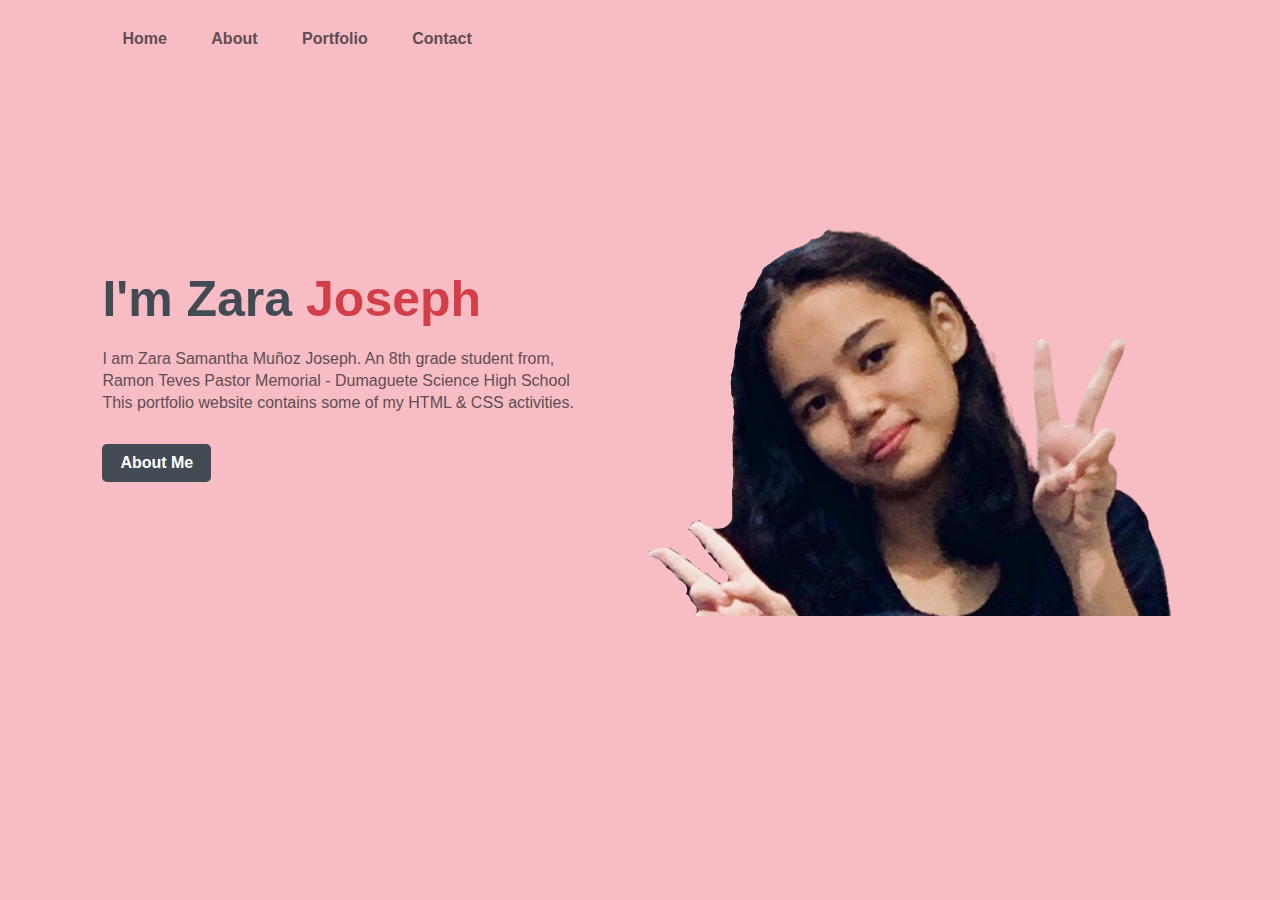
<file: index.html>
<!DOCTYPE html>
<html lang="en">
<head>
    <meta charset="UTF-8">
    <meta http-equiv="X-UA-Compatible" content="IE=edge">
    <meta name="viewport" content="width=device-width, initial-scale=1.0">
	<link rel="stylesheet" href="css/style.css" type="text/css"> 
	<title> Portfolio Website</title>
</head>
<body>

<!-- header section starts  -->

	<div class="hero">
		<nav>
			<ul>
				<li><a href="index.html">Home</a></li>
				<li><a href="about.html">About</a></li>
				<li><a href="portfolio.html">Portfolio</a></li>
				<li><a href="contact.html">Contact</a></li>
			</ul>
		</nav>

<!-- header section ends -->

<!-- home section starts  -->

		<div class="detel">
			<h1>I'm Zara <span>Joseph</span></h1>
			<p>I am Zara Samantha Muñoz Joseph. An 8th grade student from, 
				<br> Ramon Teves Pastor Memorial - Dumaguete Science High School
				<br> This portfolio website contains some of my HTML & CSS activities.
			</p>
			<a href="about.html" class="btn">About Me</a>
		</div>
		<div class="images">
			<img src="images/home-img.png" class="home">
		</div>
	</div>

<!-- home section ends -->

</body>
</html>
</file>
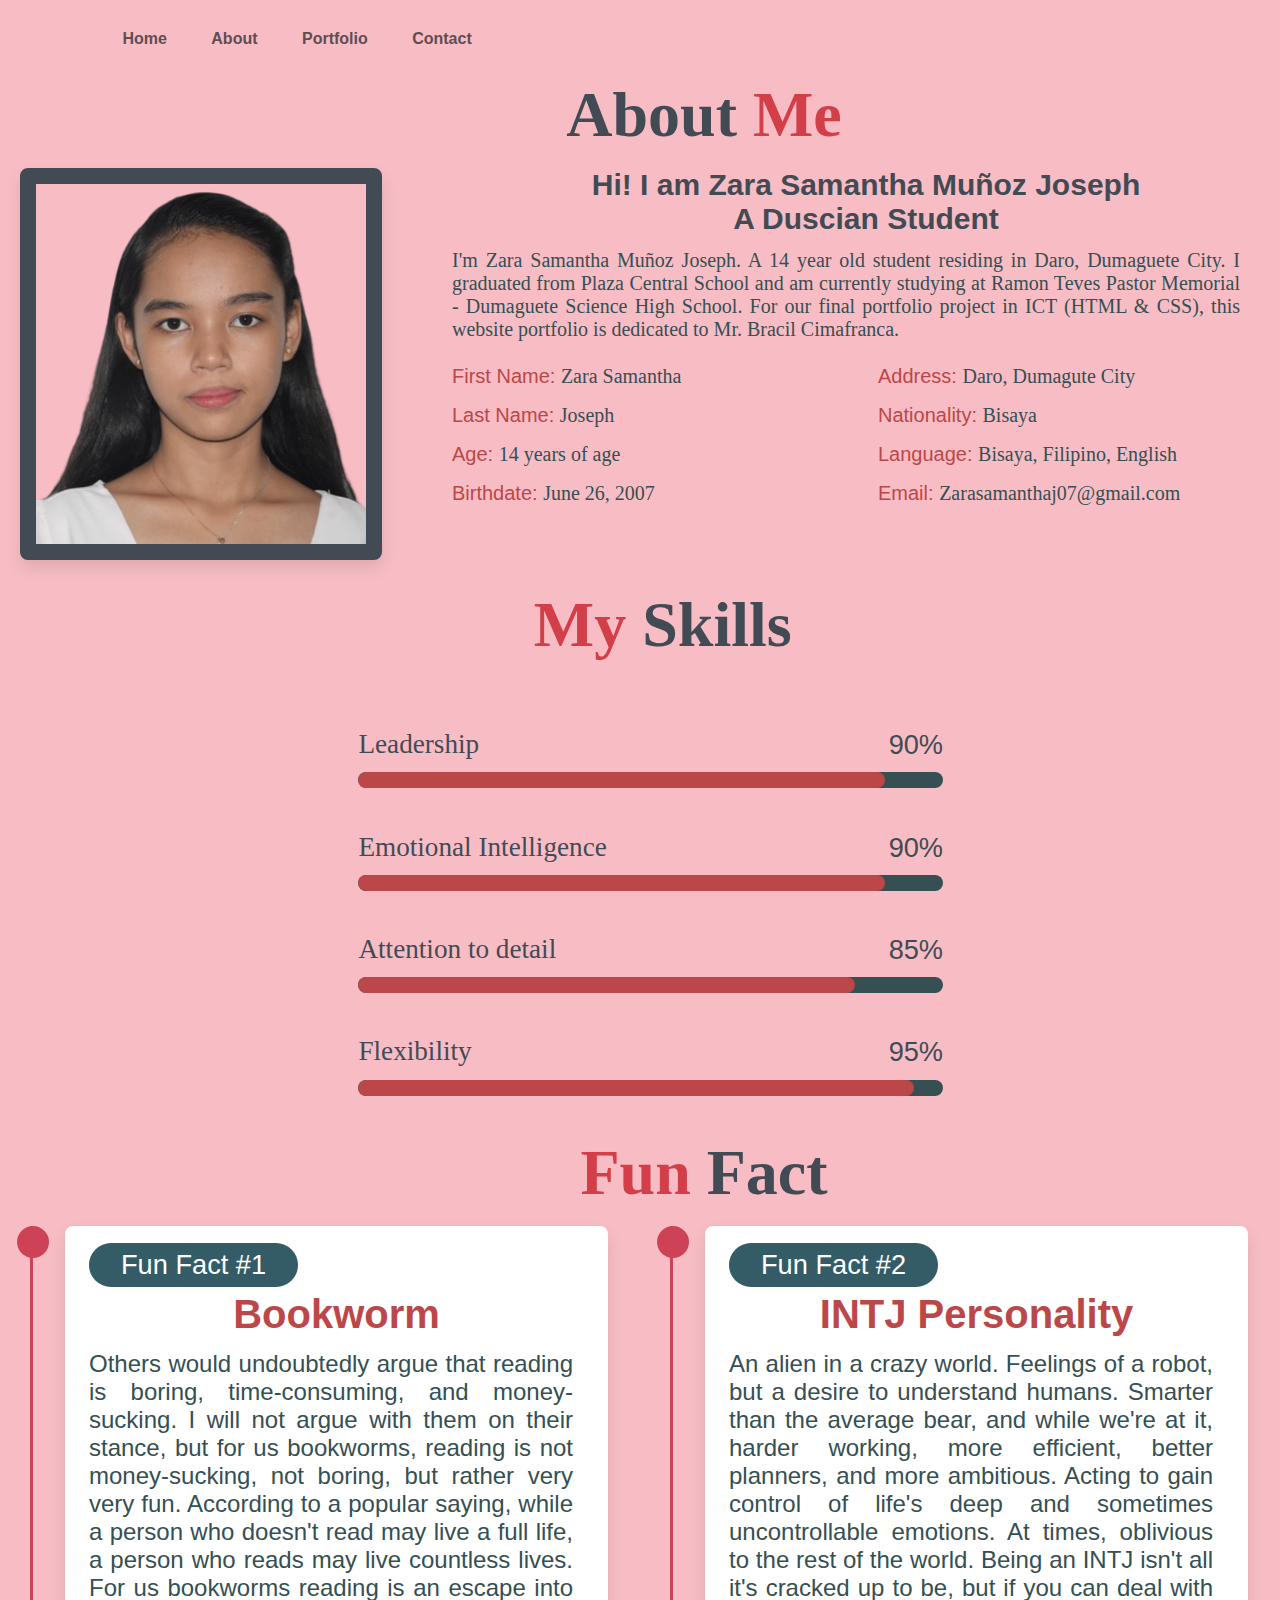
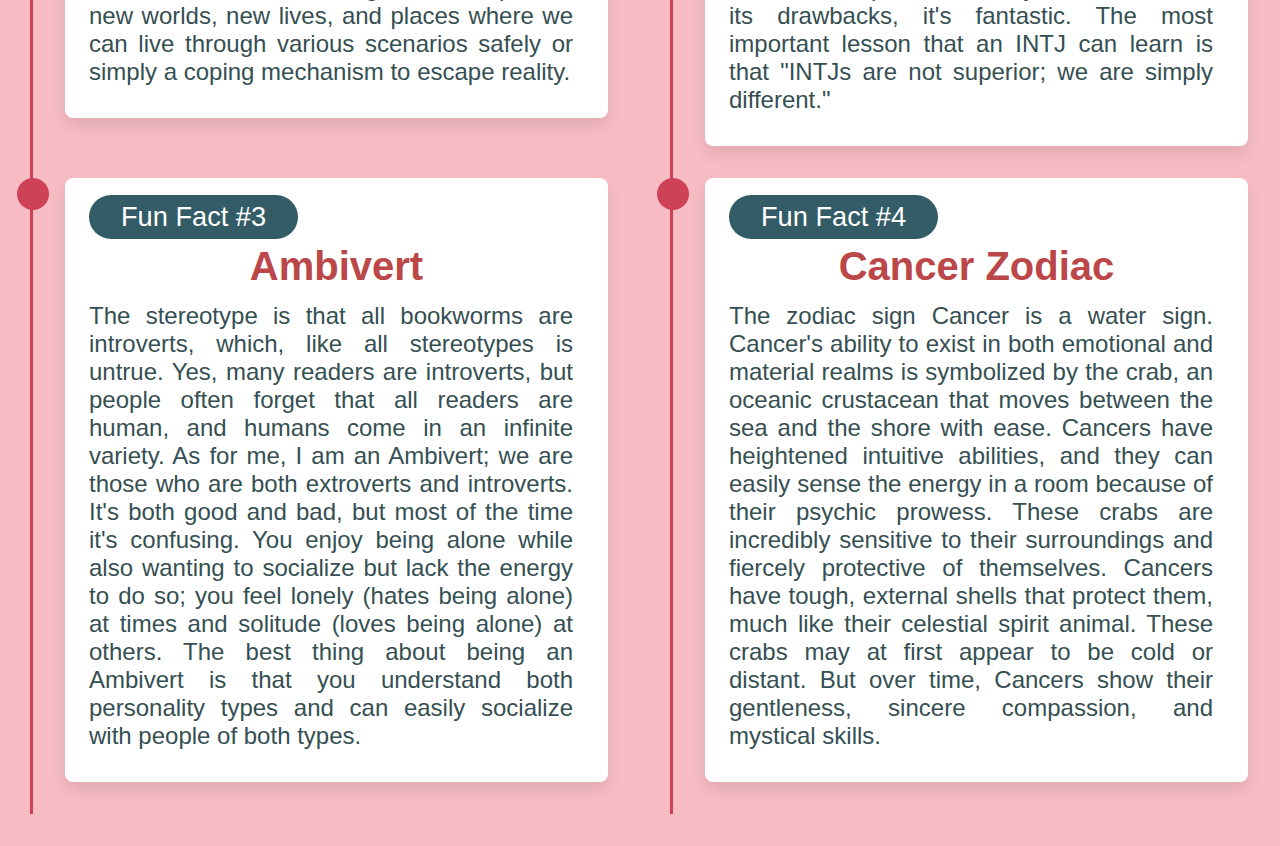
<file: about.html>
<!DOCTYPE html>
<html lang="en">
<head>
    <meta charset="UTF-8">
    <meta http-equiv="X-UA-Compatible" content="IE=edge">
    <meta name="viewport" content="width=device-width, initial-scale=1.0">
	<link rel="stylesheet" href="css/style1.css" type="text/css"> 
	<title> About </title>
</head>

<body>

<!-- header section starts  -->

	<div class="hero">
		<nav>
			<ul>
				<li><a href="index.html">Home</a></li>
				<li><a href="about.html">About</a></li>
				<li><a href="portfolio.html">Portfolio</a></li>
				<li><a href="contact.html">Contact</a></li>
			</ul>
		</nav>
	</div>

<!-- header section ends -->

<!-- about section starts  -->

<section class="about" id="about">

<h1 class="heading"> About <span> Me </span> </h1>

<div class="row-1">

    <div class="image">
        <img src="images/about-img.jpg" alt="">
    </div>

    <div class="content">
        <h3> Hi! I am Zara Samantha Muñoz Joseph 
        	<br> A Duscian Student
        </h3>
        <p> I'm Zara Samantha Muñoz Joseph. A 14 year old student residing in Daro, Dumaguete City. I graduated from Plaza Central School and am currently studying at Ramon Teves Pastor Memorial - Dumaguete Science High School. For our final portfolio project in ICT (HTML & CSS), this website portfolio is dedicated to Mr. Bracil Cimafranca.</p>
        <div class="box-container">
            <div class="box">
                <p> <span> First Name: </span> Zara Samantha </p>
                <p> <span> Last Name: </span> Joseph </p>
                <p> <span> Age: </span> 14 years of age </p>
                <p> <span> Birthdate: </span> June 26, 2007 </p>
            </div>
            <div class="box">
                <p> <span> Address: </span> Daro, Dumagute City</p>
                <p> <span> Nationality: </span> Bisaya </p>
                <p> <span> Language: </span> Bisaya, Filipino, English </p>
                <p> <span> Email: </span> Zarasamanthaj07@gmail.com </p>
            </div>
        </div>
    </div>

<div class="row-2">

<h1 class="heading"> <span> My </span> Skills </h1>

    <div class="skills">
        <div class="progress">
            <h3> Leadership <span> 90% </span> </h3>
            <div class="bar"> <span></span> </div>
        </div>
        <div class="progress">
            <h3> Emotional Intelligence <span> 90% </span> </h3>
            <div class="bar"> <span></span> </div>
        </div>
        <div class="progress">
            <h3> Attention to detail <span> 85% </span> </h3>
            <div class="bar"> <span></span> </div>
        </div>
        <div class="progress">
            <h3> Flexibility <span> 95% </span> </h3>
            <div class="bar"> <span></span> </div>
        </div>
    </div>

 </div>

<!-- fun fact section starts  -->

<section class="experience" id="experience">

    <h1 class="heading"> <span> Fun </span> Fact </h1>

    <div class="box-container">

        <div class="box">
            <div class="content">
                <span> Fun Fact #1 </span>
                <h3> Bookworm </h3>
                <p> Others would undoubtedly argue that reading is boring, time-consuming, and money-sucking. I will not argue with them on their stance, but for us bookworms, reading is not money-sucking, not boring, but rather very very fun.  According to a popular saying, while a person who doesn't read may live a full life, a person who reads may live countless lives. For us bookworms reading is an escape into new worlds, new lives, and places where we can live through various scenarios safely or simply a coping mechanism to escape reality. </p>
            </div>
        </div>

        <div class="box">
            <div class="content">
                <span> Fun Fact #2 </span>
                <h3> INTJ Personality </h3>
                <p> An alien in a crazy world. Feelings of a robot, but a desire to understand humans. Smarter than the average bear, and while we're at it, harder working, more efficient, better planners, and more ambitious. Acting to gain control of life's deep and sometimes uncontrollable emotions. At times, oblivious to the rest of the world. Being an INTJ isn't all it's cracked up to be, but if you can deal with its drawbacks, it's fantastic. The most important lesson that an INTJ can learn is that "INTJs are not superior; we are simply different." </p>
            </div>
        </div>

        <div class="box">
            <div class="content">
                <span> Fun Fact #3 </span>
                <h3> Ambivert</h3>
                <p> The stereotype is that all bookworms are introverts, which, like all stereotypes is untrue. Yes, many readers are introverts, but people often forget that all readers are human, and humans come in an infinite variety. As for me, I am an Ambivert; we are those who are both extroverts and introverts. It's both good and bad, but most of the time it's confusing. You enjoy being alone while also wanting to socialize but lack the energy to do so; you feel lonely (hates being alone) at times and solitude (loves being alone) at others. The best thing about being an Ambivert is that you understand both personality types and can easily socialize with people of both types. </p>
            </div>
        </div>

        <div class="box">
            <div class="content">
                <span> Fun Fact #4 </span>
                <h3> Cancer Zodiac </h3>
                <p> The zodiac sign Cancer is a water sign. Cancer's ability to exist in both emotional and material realms is symbolized by the crab, an oceanic crustacean that moves between the sea and the shore with ease. Cancers have heightened intuitive abilities, and they can easily sense the energy in a room because of their psychic prowess. These crabs are incredibly sensitive to their surroundings and fiercely protective of themselves. Cancers have tough, external shells that protect them, much like their celestial spirit animal. These crabs may at first appear to be cold or distant. But over time, Cancers show their gentleness, sincere compassion, and mystical skills.</p>
            </div>
        </div>

    </div>

</section>

<!-- experience section ends -->

</div>

</body>
</html>
</file>
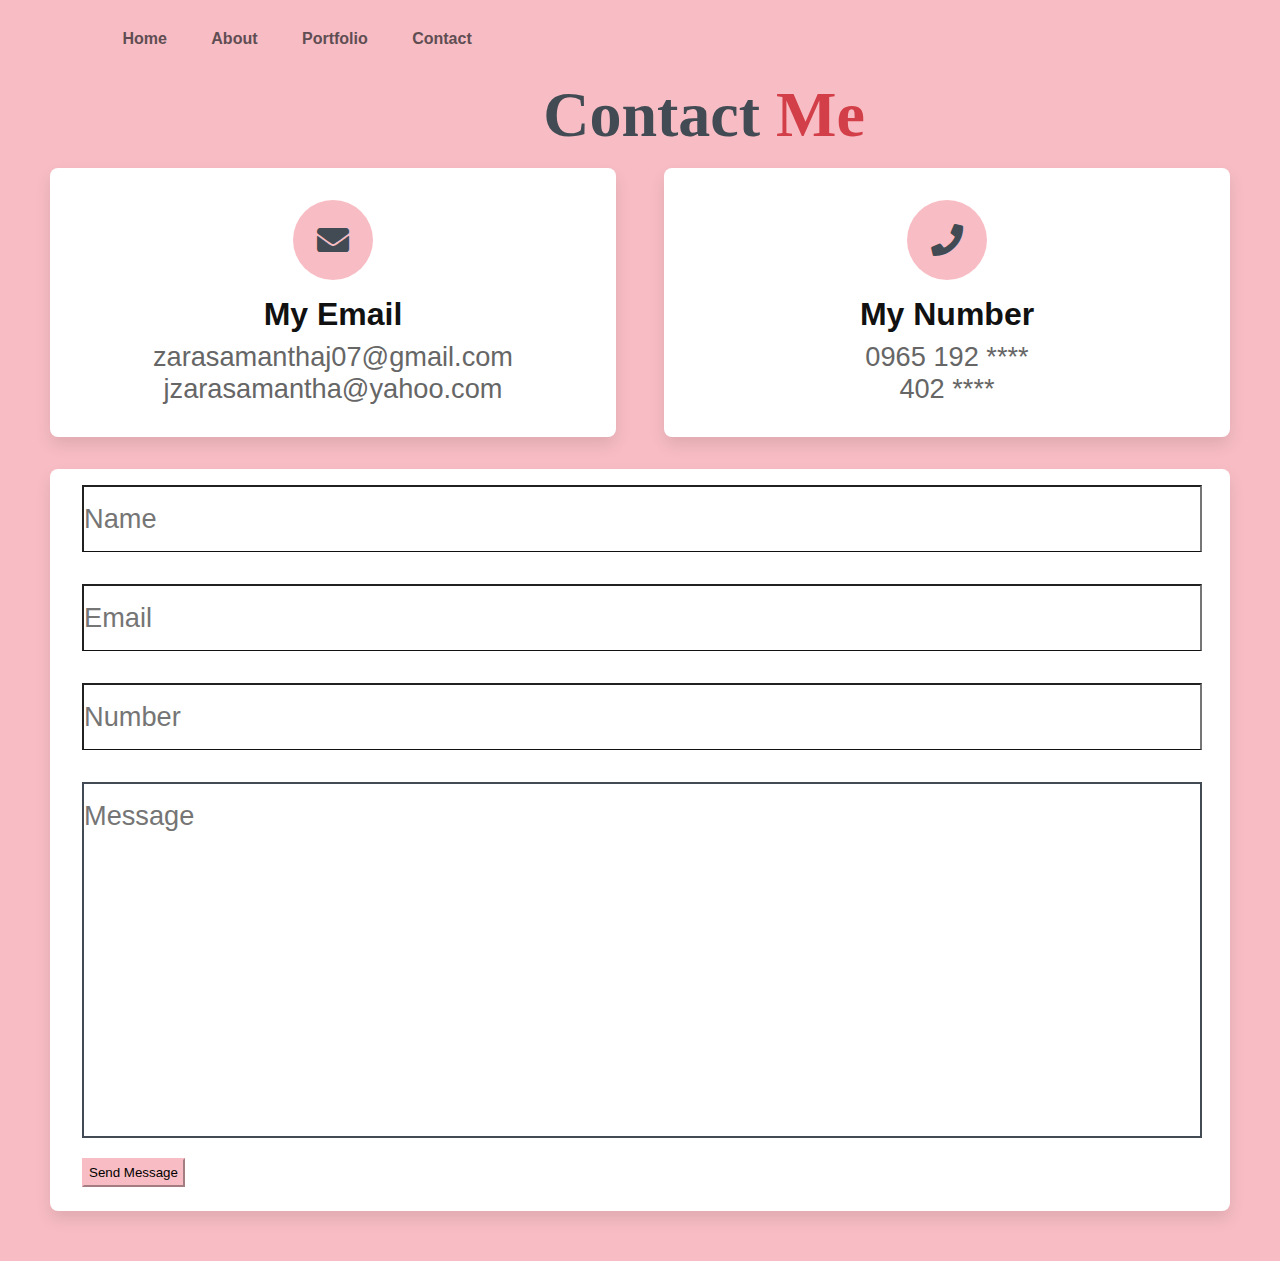
<file: contact.html>
<!DOCTYPE html>
<html lang="en">
<head>
    <meta charset="UTF-8">
    <meta http-equiv="X-UA-Compatible" content="IE=edge">
    <meta name="viewport" content="width=device-width, initial-scale=1.0">
	<link rel="stylesheet" href="css/style3.css" type="text/css"> 
	<title> Contact </title>
</head>

<!-- font awesome cdn link  -->
    <link rel="stylesheet" href="https://cdnjs.cloudflare.com/ajax/libs/font-awesome/5.15.3/css/all.min.css">

<body>

<!-- header section starts  -->

	<div class="hero">
		<nav>
			<ul>
				<li><a href="index.html">Home</a></li>
				<li><a href="about.html">About</a></li>
				<li><a href="portfolio.html">Portfolio</a></li>
				<li><a href="contact.html">Contact</a></li>
			</ul>
		</nav>
	</div>

<!-- header section ends -->

<!-- contact section starts  -->

<section class="contact" id="contact">

    <h1 class="heading"> Contact <span> Me </span> </h1>

    <div class="icons-container">

        <div class="icons">
            <i class="fas fa-envelope"></i>
            <h3>My Email</h3>
            <p>zarasamanthaj07@gmail.com</p>
            <p>jzarasamantha@yahoo.com</p>
        </div>

        <div class="icons">
            <i class="fas fa-phone"></i>
            <h3>My Number</h3>
            <p>0965 192 ****</p>
            <p>402 ****</p>
        </div>

    </div>

    <div class="row">

        <form action="">

            <input type="text" placeholder="Name" class="box">
            <input type="email" placeholder="Email" class="box">
            <input type="number" placeholder="Number" class="box">

            <textarea name="" placeholder="Message" id="" cols="30" rows="10"></textarea>

            <input type="submit" class="btn" value="Send Message">

        </form>
    </div>


</section>

<!-- contact section ends -->

</body>
</html>
</file>
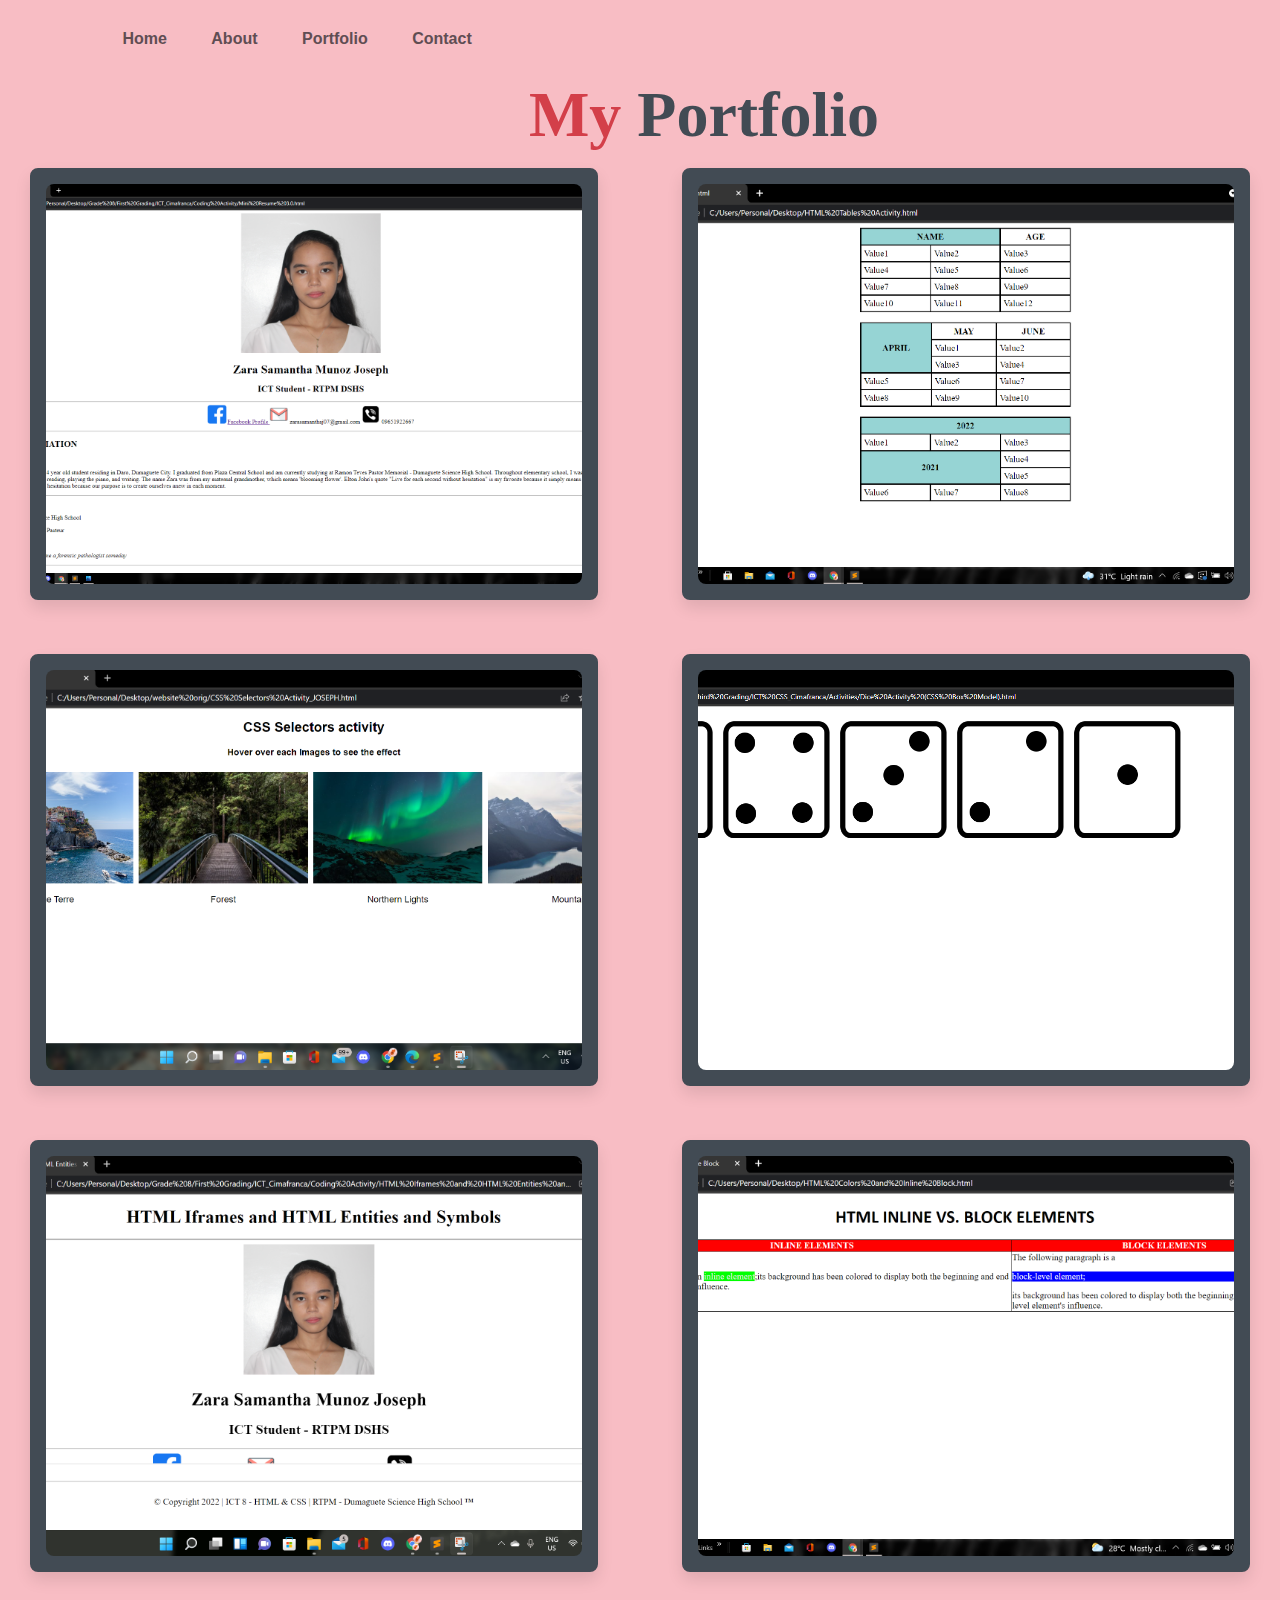
<file: portfolio.html>
<!DOCTYPE html>
<html lang="en">
<head>
    <meta charset="UTF-8">
    <meta http-equiv="X-UA-Compatible" content="IE=edge">
    <meta name="viewport" content="width=device-width, initial-scale=1.0">
	<link rel="stylesheet" href="css/style2.css" type="text/css"> 
	<title> Portfolio </title>
</head>

<!-- font awesome cdn link  -->
    <link rel="stylesheet" href="https://cdnjs.cloudflare.com/ajax/libs/font-awesome/5.15.3/css/all.min.css">

<body>

<!-- header section starts  -->

    <div class="hero">
        <nav>
            <ul>
                <li><a href="index.html">Home</a></li>
                <li><a href="about.html">About</a></li>
                <li><a href="portfolio.html">Portfolio</a></li>
                <li><a href="contact.html">Contact</a></li>
            </ul>
        </nav>
    </div>

<!-- header section ends -->

<!-- portfolio section starts  -->

<section class="portfolio" id="portfolio">

    <h1 class="heading"> <span> My </span> Portfolio </h1>

    <div class="box-container">

        <div class="box">
            <img src="images/Activity 1.png" alt="">
            <h3> Activity 01 </h3>
            <div class="icons">
                <a href="portfolio/Mini Resume 3.0.html" class="fas fa-link"></a>
                <a href="#" class="fas fa-share"></a>
                <a href="#" class="fas fa-search"></a>
            </div>
        </div>

        <div class="box">
            <img src="images/Activity 2.png" alt="">
            <h3> Activity 02 </h3>
            <div class="icons">
                <a href="portfolio/HTML Tables Activity.html" class="fas fa-link"></a>
                <a href="#" class="fas fa-share"></a>
                <a href="#" class="fas fa-search"></a>
            </div>
        </div>

        <div class="box">
            <img src="images/Activity 3.png" alt="">
            <h3> Activity 03 </h3>
            <div class="icons">
                <a href="portfolio/CSS Selectors Activity_JOSEPH.html" class="fas fa-link"></a>
                <a href="#" class="fas fa-share"></a>
                <a href="#" class="fas fa-search"></a>
            </div>
        </div>

        <div class="box">
            <img src="images/Activity 4.png" alt="">
            <h3> Activity 04 </h3>
            <div class="icons">
                <a href="portfolio/Dice Activity (CSS Box Model).html" class="fas fa-link"></a>
                <a href="#" class="fas fa-share"></a>
                <a href="#" class="fas fa-search"></a>
            </div>
        </div>

        <div class="box">
            <img src="images/Activity 5.png" alt="">
            <h3> Activity 05 </h3>
            <div class="icons">
                <a href="portfolio/Activity 5.html" class="fas fa-link"></a>
                <a href="#" class="fas fa-share"></a>
                <a href="#" class="fas fa-search"></a>
            </div>
        </div>

        <div class="box">
            <img src="images/Activity 6.png" alt="">
            <h3> Activity 06 </h3>
            <div class="icons">
                <a href="portfolio/HTML Colors and Inline Block.html" class="fas fa-link"></a>
                <a href="#" class="fas fa-share"></a>
                <a href="#" class="fas fa-search"></a>
            </div>
        </div>

</section>

<!-- portfolio section ends -->

</body>
</html>
</file>
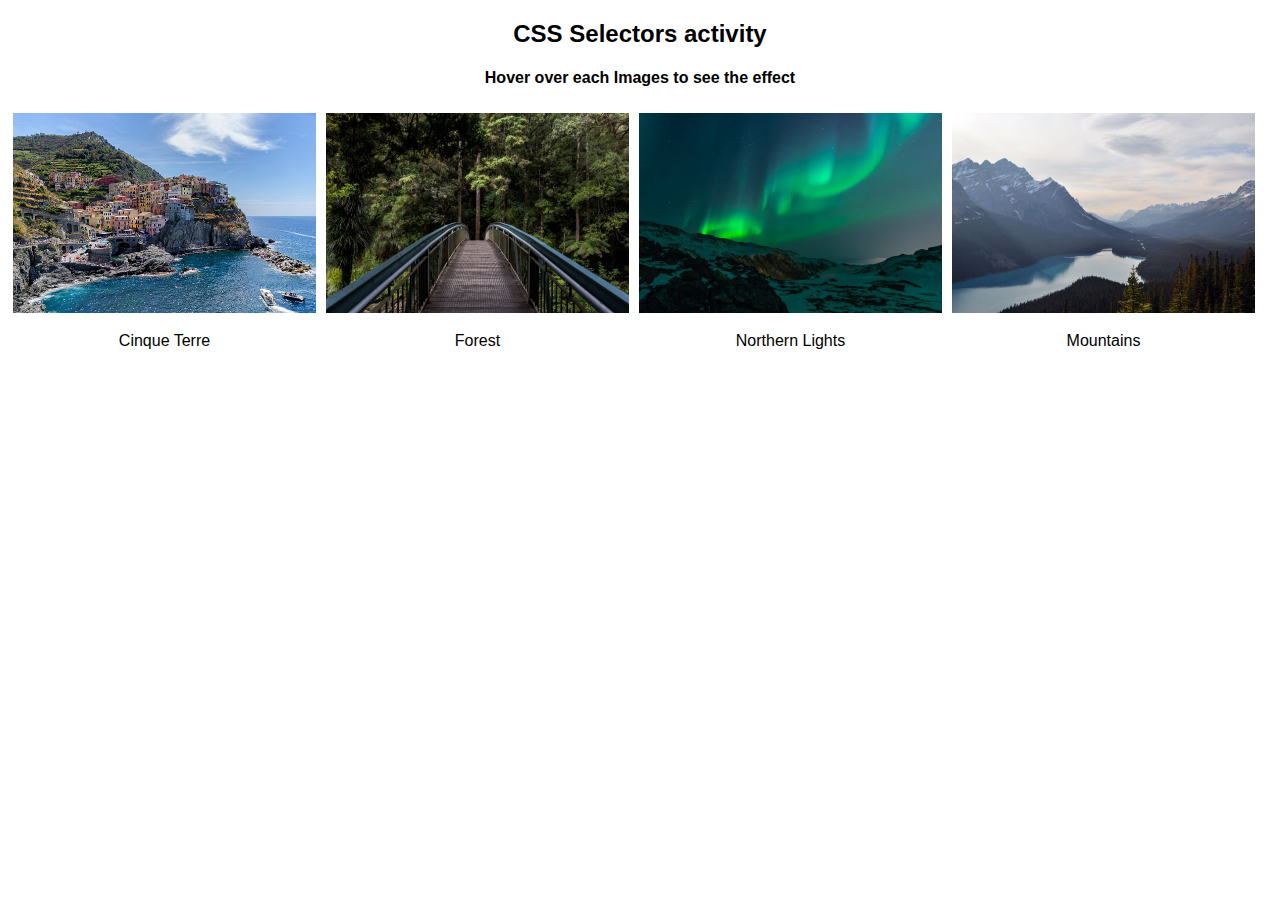
<file: portfolio/CSS Selectors Activity_JOSEPH.html>
<!DOCTYPE html>
<html>
<head>
  <meta charset="utf-8">
  <title>CSS Selectors Activity</title>
  <meta name="viewport" content="width=device-width, initial-scale=1.0">

</head>
<style>
  * {
    font-family: Helvetica;
    text-align: center;
  }

    .responsive{
      float: left;
      padding: 5px;
    }

    .gallery:hover {
      border-style: solid;
      color: gray;
      border-width: 5px;
    }

    .desc{
      color: #000000;
      padding: 15px;
    }
</style>

<body>
<h2>CSS Selectors activity</h2>

<h4>Hover over each Images to see the effect</h4>

<div class="responsive">
  <div class="gallery">
    <a target="_blank" href="img_5terre.jpg">
      <img src="images/img_5terre.jpg" alt="Cinque Terre" width="303" height="200">
    </a>
    <div class="desc">Cinque Terre</div>
  </div>
</div>


<div class="responsive">
  <div class="gallery">
    <a target="_blank" href="img_forest.jpg">
      <img src="images/img_forest.jpg" alt="Forest" width="303" height="200">
    </a>
    <div class="desc">Forest</div>
  </div>
</div>

<div class="responsive">
  <div class="gallery">
    <a target="_blank" href="img_lights.jpg">
      <img src="images/img_lights.jpg" alt="Northern Lights" width="303" height="200">
    </a>
    <div class="desc">Northern Lights</div>
  </div>
</div>

<div class="responsive">
  <div class="gallery">
    <a target="_blank" href="img_mountains.jpg">
      <img src="images/img_mountains.jpg" alt="Mountains" width="303" height="200">
    </a>
    <div class="desc">Mountains</div>
  </div>
</div>

<div class="clearfix"></div>



</body>
</html>




</body>
</html>
</file>
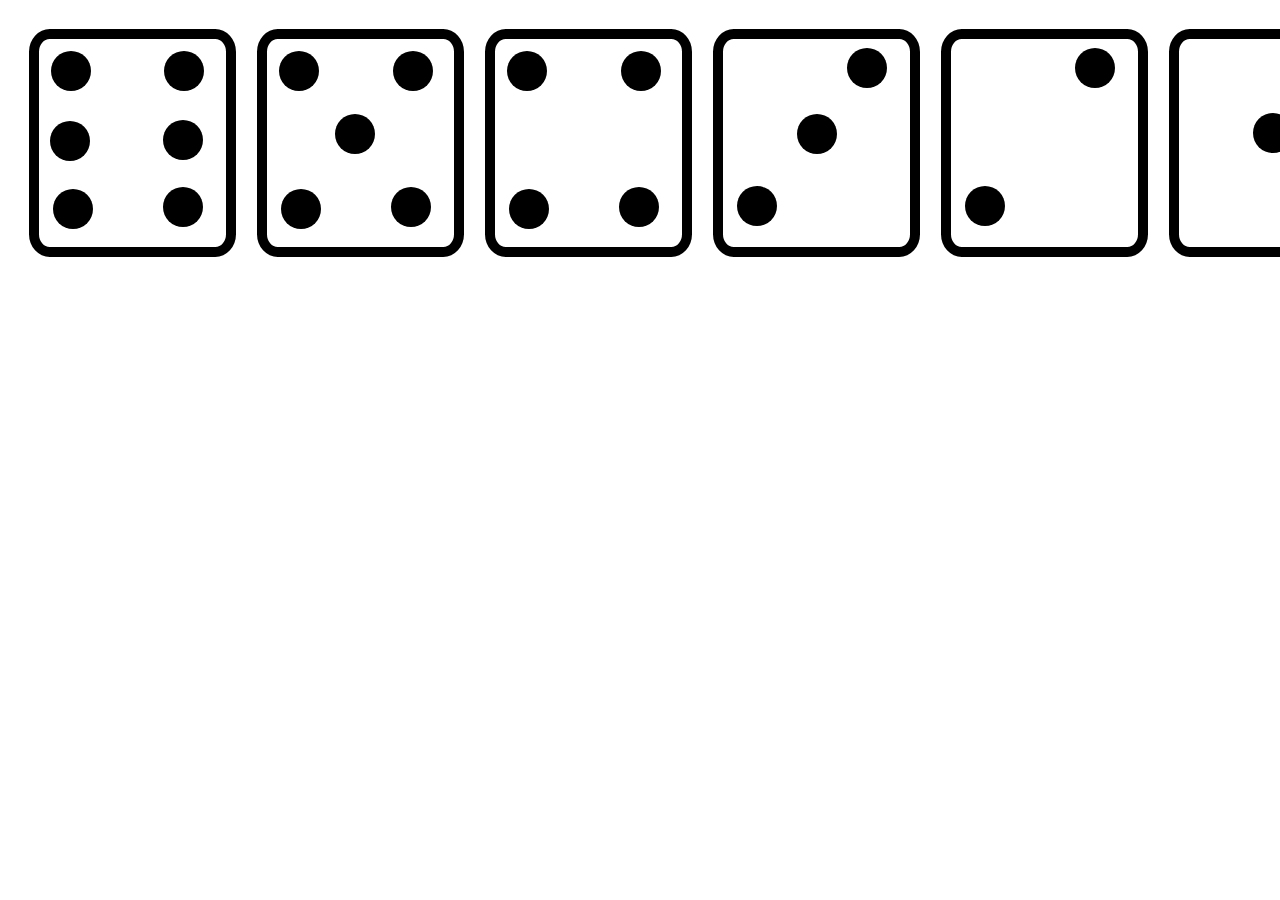
<file: portfolio/Dice Activity (CSS Box Model).html>
<!DOCTYPE html>
<html>
<head>
    <meta charset="utf-8">
    <title> DICE ACTIVITY (CSS BOX MODEL)</title>
</head>

<style>
 .wrapper {
     padding: 4px;  
    background-color: transparent;  
    width: 200px;  
    height: 200px;  
    border: solid black;
    border-radius: 10%;
    border-width: 10px;
    margin-top: 1.5%;
    margin-left: 1.5%;

    }
    
    .container {
        display: inline-flex;
    }

    .div1 {
        background: black ;
        width: 40px;
        height: 40px;
        border-radius: 50%;
        display: inline-block;
        position: static;
        margin-top: 8px;
        margin-left: 8px;
        margin-right: -50px;
        margin-bottom: 150px;
    } 

    .div2 {
        background:black;
        width: 40px;
        height: 40px;
        border-radius: 50%;
        display: inline-block;
        position: static;
        margin-top: 5px;
        margin-left: 5px;
        margin-right: -50px;
        margin-bottom: 80px;
    } 

    .div3 {
        background:black;
        width: 40px;
        height: 40px;
        border-radius: 50%;
        display: inline-block;
        position: static;
        margin-top: 5px;
        margin-left: 120px;
        margin-right: -80px;
        margin-bottom: 150px;
    } 

    .div4 {
        background: black;
        width: 40px;
        height: 40px;
        border-radius: 50%;
        display: inline-flex;
        position: static;
        margin-top: -85px;
        margin-left: 10px;
        margin-right: 60px;
        margin-bottom: 30px;
    } 

    .div5 {
        background: black;
        width: 40px;
        height: 40px;
        border-radius: 50%;
        display: inline-block;
        position: absolute;
        margin-top: -125px;
        margin-left: 10px;
        margin-bottom: 100px;
    } 

    .div6 {
        background: black;
        width: 40px;
        height: 40px;
        border-radius: 50%;
        display: inline-block;
        position: static;
        margin-bottom: 50px;
        margin-top: -85px;
        margin-left: 120px;
        margin-right: 10px;
    }

    .div55thdice {
        background:black;
        width: 40px;
        height: 40px;
        border-radius: 50%;
        display: inline-block;
        position: static;
        margin-top: -140px;
        margin-bottom: 105px;
        margin-left: -50px;
        margin-right: 10px; 
    }

    .div53rddice{
        background:black;
        width: 40px;
        height: 40px;
        border-radius: 50%;
        display: inline-block;
        position: static;
        margin-top: -150px;
        margin-bottom: 120px;
        margin-left: 70px;
        margin-right: 50px; 
    }

     .div51stdice {
        background:black;
        width: 40px;
        height: 40px;
        border-radius: 50%;
        display: inline-block;
        position: static;
        margin-top: 70px;
        margin-left: 70px;
        margin-right: 10px;
    }
</style>

<body>

<div class="container">

<!-- 6th side -->
<!-- border section -->
<div class="wrapper">

<!-- first small circle -->
<div class="div1">
</div>

<!-- second small circle -->
<div class="div2">
</div>

<!-- third small circle -->
<div class="div3">
</div>

<!-- fourth small circle -->
<div class="div4">
</div>

<!-- fifth small circle -->
<div class="div5">
</div>

<!-- sixth small circle -->
<div class="div6">
</div>

</div>



<!-- 5th side -->
<!-- border section -->
<div class="wrapper">

<!-- first small circle -->
<div class="div1">
</div>


<!-- third small circle -->
<div class="div3">
</div>

<!-- fourth small circle -->
<div class="div4">
</div>

<!-- fifth small circle -->
<div class="div55thdice">
</div>

<!-- sixth small circle -->
<div class="div6">
</div>

</div>



<!-- 4th side -->
<!-- border section -->
<div class="wrapper">

<!-- first small circle -->
<div class="div1">
</div>

<!-- third small circle -->
<div class="div3">
</div>

<!-- fourth small circle -->
<div class="div4">
</div>

<!-- sixth small circle -->
<div class="div6">
</div>

</div>



<!-- 3rd side -->
<!-- border section -->
<div class="wrapper">


<!-- third small circle -->
<div class="div3">
</div>

<!-- fourth small circle -->
<div class="div4">
</div>

<!-- fifth small circle -->
<div class="div53rddice">
</div>

</div>



<!-- 2nd side -->
<!-- border section -->
<div class="wrapper">


<!-- third small circle -->
<div class="div3">
</div>

<!-- fourth small circle -->
<div class="div4">
</div>

</div>



<!-- 1st side -->
<!-- border section -->
<div class="wrapper">



<!-- fifth small circle -->
<div class="div51stdice">
</div>


</div>

</div>
</body>
</html>
</file>
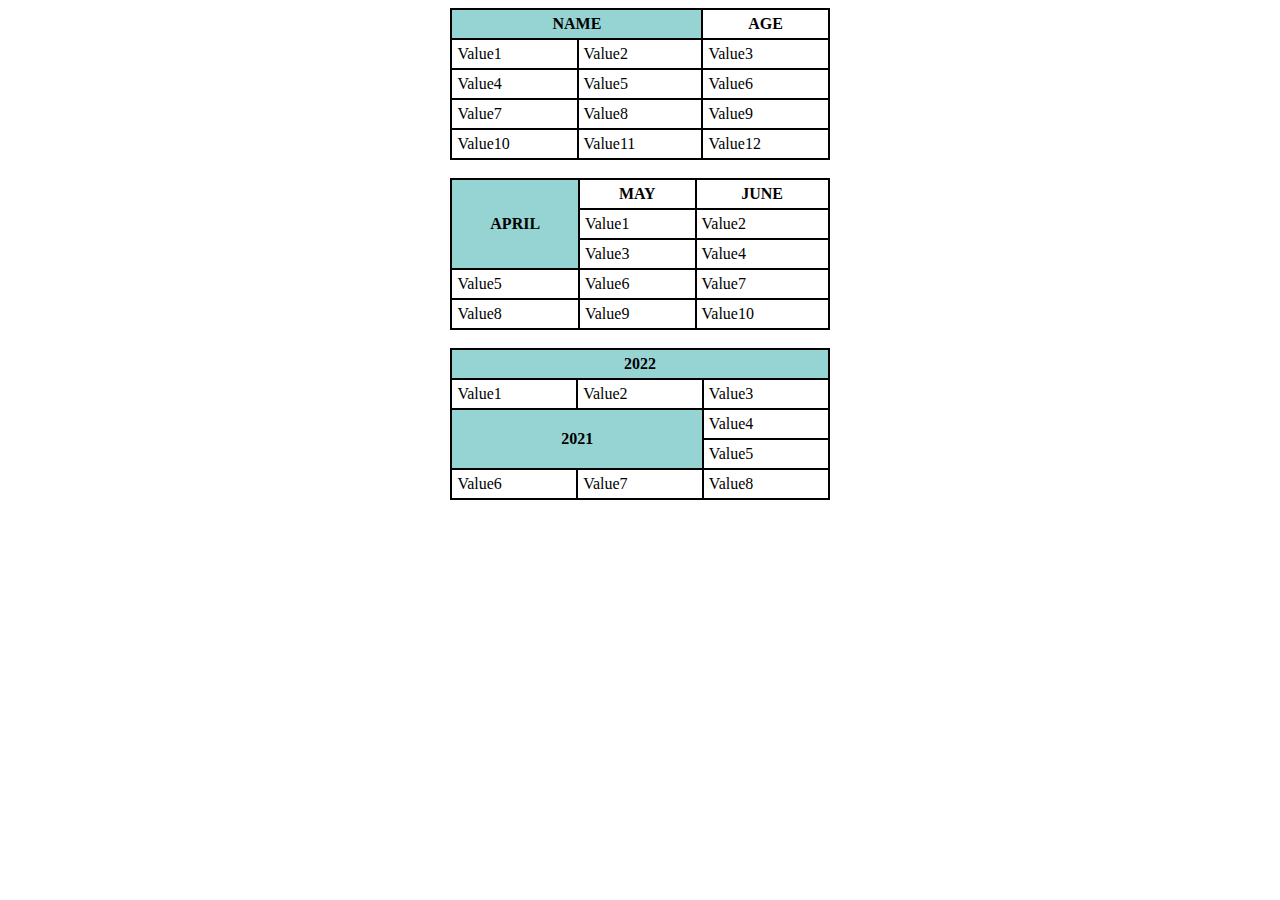
<file: portfolio/HTML Tables Activity.html>
<!DOCTYPE html>
<html>
<head>
<style>
table, th, td {
  border: 2px solid black;
  border-collapse: collapse;
}
th, td {
  padding: 5px;
}
</style>
</head>
<body>

<center>
<table style="width:30%">
  <tr>
    <th colspan="2"style="background-color: #96d4d4">NAME</th>
    <th>AGE</th>
  </tr>
  <tr>
    <td>Value1</td>
    <td>Value2</td>
    <td>Value3</td>
  </tr>
  <tr>
    <td>Value4</td>
    <td>Value5</td>
    <td>Value6</td>
  </tr>
  <tr>
    <td>Value7</td>
    <td>Value8</td>
    <td>Value9</td>
  </tr>
  <tr>
    <td>Value10</td>
    <td>Value11</td>
    <td>Value12</td>
  </tr>
</table>
</center>

<br>

<center>
<table style="width:30%">
  <tr>
    <th rowspan="3"style="background-color: #96d4d4">APRIL</th>
    <th>MAY</th>
    <th>JUNE</th>
  </tr>
  <tr>
    <td>Value1</td>
    <td>Value2</td>
  </tr>
  <tr>
    <td>Value3</td>
    <td>Value4</td>
  </tr>
  <tr>
    <td>Value5</td>
    <td>Value6</td>
    <td>Value7</td>
  </tr>
  <tr>
    <td>Value8</td>
    <td>Value9</td>
    <td>Value10</td>
  </tr>
</table>
</center>

<br>

<center>
<table style="width:30%">
  <tr>
    <th colspan="3"style="background-color: #96d4d4">2022</th>
  </tr>
  <tr>
    <td>Value1</td>
    <td>Value2</td>
    <td>Value3</td>
  </tr>
  <tr>
    <th colspan ="2"style="background-color: #96d4d4"rowspan ="2"style="background-color: #96d4d4">2021</th>
    <td>Value4</td>
  </tr>
  <tr>
    <td>Value5</td>
  </tr>
  <tr>
    <td>Value6</td>
    <td>Value7</td>
    <td>Value8</td>
  </tr>
</table>
</center>
</body>
</file>
<file: css/style.css>
* {
    margin: 0;
    padding: 0;
    text-decoration: none;
    background: #F8BDC4;
}

.hero{  
    width: 100%;
    height: 100vh;
    font-family: sans-serif;
}

nav {
    display: flex;
    width: 84%;
    margin: auto;
    padding: 20px 0;
    align-items: center;
    justify-content: space-between;
}

nav ul li{
    display: inline-block;
    list-style: none;
    margin: 10px 20px;
}

nav ul li a{
    text-decoration: none;
    color: #604D53;
    font-weight: bold;
}

nav ul li a:hover{
    color: #db7f8e;
}

.detel{
    margin-left: 8%;
    margin-top: 15%;
}

.detel h1{
    font-size: 50px;
    color: #424B54;
    margin-bottom: 20px;
}

span{
    color: #D33F49;
}

.detel p{
    color: #604D53;
    line-height: 22px;
    text-align: justify;
}

.btn{
   background: #424B54;
   padding: 10px 18px;
   text-decoration: none;
   font-weight: bold;
   color: #fff;
   display: inline-block;
   margin: 30px 0;
   border-radius: 5px;
}

.btn:hover{
    background:#D33F49;
}

.images{
    width: 45%;
    height: 80%;
    position: absolute;
    bottom: 0;
    right: 100px;
}

.images:hover {
    left: 45%;
}

.about {
   background: #FFDBDA 
}

.heading{
    font-size: 50px;
    margin-bottom: 20px;
    margin-top: 10px;
    color:#D33F49;
    text-transform: uppercase;
}

.heading span{
    color: #bcf4de;
    text-transform: uppercase;
}
</file>
<file: css/style1.css>
* {
    margin: 0;
    padding: 0;
    text-decoration: none;
    font-family: sans-serif;
    background: #F8BDC4;
}

.hero{  
    width: 100%;
    height: 10%;
    background: #F8BDC4
}

nav {
    display: flex;
    width: 84%;
    margin: auto;
    padding: 20px 0;
    align-items: center;
    justify-content: space-between;
}

nav ul li{
    display: inline-block;
    list-style: none;
    margin: 10px 20px;
}

nav ul li a{
    text-decoration: none;
    color: #604D53;
    font-weight: bold;
}

nav ul li a:hover{
    color: #db7f8e;
}

.heading{
    font-size: 4rem;
    padding-bottom: 1rem;
    color: #424B54;
    text-align: center;
    font-family: cursive;
    margin-left: 30%;
    margin-right: 20%;
}

.heading span{
    color: #D33F49;
    font-family: cursive;
}

.about .row-1{
    display: flex;
    flex-wrap: wrap;
    gap:1.5rem;
    padding-bottom: 2rem;
}

.about .row-1 .image{
    flex:1 1 25rem;
}

.about .row-1 .image img{
    height: 360px;
    width:330px;
    margin-left: 20px;
    object-fit: cover;
    border:1rem solid #424B54;
    border-radius: .5rem;
    box-shadow: 0 .5rem 1rem rgba(0,0,0,.1);
}

.about .row-1 .content{
    flex:1 1 50rem;
}

.about .row-1 .content h3{
    color:#424B54;
    font-size: 30px;
    padding-bottom: 5px;
    text-align: center;
    font-family: sans-serif;
}

.about .row-1 .content h3 span{
    color:#D33F49;
    font-size: 2.8rem;
    text-align: center;
}

.about .row-1 p{
    color:#354f52;
    font-size: 20px;
    margin-right: 40px;
    padding:.5rem 0;
    text-align: justify;
    font-family: Roboto Slab;
}

.about .row-1 .content .box-container{
    display: flex;
    color:#354f52;
    flex-wrap: wrap;
    font-size: 20px;
    gap:1.5rem;
    padding: 0.5rem 0;
}

.about .row-1 .content .box-container .box{
    flex:1 1 20rem;
}

.about .row-1 .content .box-container .box span{
    color: #bc4749;
}

.about .row-2{
    display: flex;
    flex-wrap: wrap;
    gap:1.5rem;
    align-items: center;
    margin-left: 28%;
}

.about .row-2 .skills{
    flex:1 1 40rem;
}

.about .row-2 .skills .progress{
    padding:1rem 0;
}

.about .row-2 .skills .progress h3{
    display: flex;
    justify-content: space-between;
    padding:.7rem 0;
    font-size: 1.7rem;
    color:#424B54;
    font-weight: 400;
    font-family: Roboto;
}

.about .row-2 .skills .progress .bar{
    width:100%;
    background:#354f52;
    overflow:hidden;
    height:1rem;
    border-radius: 50rem;
}

.about .row-2 .skills .progress .bar span{
    display:block;
    background: #bc4749;
    height:100%;
    border-radius: 50rem;
}

.about .row-2 .skills .progress:nth-child(1) .bar span{
    width:90%;
}

.about .row-2 .skills .progress:nth-child(2) .bar span{
    width:90%;
}

.about .row-2 .skills .progress:nth-child(3) .bar span{
    width:85%;
}

.about .row-2 .skills .progress:nth-child(4) .bar span{
    width:95%;
}

.experience .box-container{
    display: flex;
    flex-wrap: wrap;
}

.experience .box-container .box{
    position: relative;
    flex:1 1 33rem;
    border-left: .2rem solid #ce4257;
    padding-left: 2rem;
    padding-right: 2rem;
    padding-bottom: 2rem;    
    margin-left: 30px;
}

.experience .box-container .box::before{
    content: '';
    position: absolute;
    top:0; left:-1rem;
    height:2rem;
    width:2rem;
    border-radius: 50%;
    background:#ce4257;
}

.experience .box-container .box .content{
    background:#fff;
    padding:1.5rem;
    box-shadow: 0 .5rem 1rem rgba(0,0,0,.1);
    border-radius: .5rem;
}

.experience .box-container .box .content span{
    color:#fff;
    font-size: 1.7rem;
    background:#335c67;
    border-radius: 50rem;
    padding:.4rem 2rem;
}

.experience .box-container .box .content h3{
    font-size: 2.5rem;
    padding-top: 10px;
    color:#bc4749;
    background: #fff;
}

.experience .box-container .box .content p{
    font-size: 1.5rem;
    color:#354f52;
    background: #fff;
    font-family: sans-serif;
    margin-right: 11px;
}
</file>
<file: css/style3.css>
* {
    margin: 0;
    padding: 0;
    text-decoration: none;
    font-family: sans-serif;
    background: #F8BDC4;
}

.heading{
    font-size: 4rem;
    padding-bottom: 1rem;
    color:#424B54;
    text-align: center;
    font-family: cursive;
    margin-left: 30%;
    margin-right: 20%;
}

.heading span{
    color: #D33F49;
    font-family: cursive;
}

.hero{  
    width: 100%;
    height: 10%;
    background: #F8BDC4;
}

nav {
    display: flex;
    width: 84%;
    margin: auto;
    padding: 20px 0;
    align-items: center;
    justify-content: space-between;
}

nav ul li{
    display: inline-block;
    list-style: none;
    margin: 10px 20px;
}

nav ul li a{
    text-decoration: none;
    color: #604D53;
    font-weight: bold;
}

nav ul li a:hover{
    color: #db7f8e;
}

.contact .icons-container{
    display: flex;
    gap:3rem;
    flex-wrap: wrap;
    padding-bottom: 2rem;
    margin-left: 50px;
    margin-right: 50px;
}

.contact .icons-container .icons{
    flex:1 1 25rem;
    text-align: center;
    padding:2rem;
    background:#fff;
    box-shadow: 0 .5rem 1rem rgba(0,0,0,.1);
    border-radius: .5rem;
}

.contact .icons-container .icons i{
    height:5rem;
    width:5rem;
    line-height: 5rem;
    font-size: 2rem;
    background: #F8BDC4;
    color: #424B54;
    border-radius: 50%;
}

.contact .icons-container .icons h3{
    color:#111;
    font-size: 2rem;
    padding:.5rem 0;
    padding-top: 1rem;
    background: #fff;
}

.contact .icons-container .icons p{
    color:#666;
    font-size: 1.7rem;
    background: #fff;
}

.contact .row{
    display: flex;
    flex-wrap: wrap;
    gap:1.5rem;
    margin-bottom: 50px;
}

.contact .row form{
    flex:1 1 55rem;
    background:#fff;
    padding:0 2rem;
    box-shadow: 0 .5rem 1rem rgba(0,0,0,.1);
    border-radius: .5rem;
    margin-left: 50px;
    margin-right: 50px;
}

.contact .row form .box,
.contact .row form textarea{
    width: 100%;
    border-bottom: .1rem solid #111;
    color:#F8BDC4;
    text-transform: none;
    font-size: 1.7rem;
    padding:1rem 0;
    margin:1rem 0;
    background: #fff;
}

.contact .row form .box:focus,
.contact .row form textarea:focus{
    border-color: #424B54;
    border-width: 2px;
}

.contact .row form .box::placeholder,
.contact .row form textarea::placeholder{s
    text-transform: capitalize;
}

.contact .row form textarea{
    height: 20rem;
    resize: none;
    border-color: #424B54;
    border-width: 2px;
}

.contact .row form .btn{
    margin-top: 0;
    margin-bottom: 1.5rem;
    padding: 5px;
    background: #F8BDC4;
    border-color: #F8BDC4;
}
</file>
<file: css/style2.css>
* {
    margin: 0;
    padding: 0;
    text-decoration: none;
    font-family: sans-serif;
    background: #F8BDC4;
}

.heading{
    font-size: 4rem;
    padding-bottom: 1rem;
    color:#424B54;
    text-align: center;
    font-family: cursive;
    margin-left: 30%;
    margin-right: 20%;
}

.heading span{
    color: #D33F49;
    font-family: cursive;
}


.hero{  
    width: 100%;
    height: 10%;
    background: #F8BDC4;
}

nav {
    display: flex;
    width: 84%;
    margin: auto;
    padding: 20px 0;
    align-items: center;
    justify-content: space-between;
}

nav ul li{
    display: inline-block;
    list-style: none;
    margin: 10px 20px;
}

nav ul li a{
    text-decoration: none;
    color: #604D53;
    font-weight: bold;
}

nav ul li a:hover{
    color: #db7f8e;
}

.portfolio .box-container{
    display: flex;
    flex-wrap: wrap;
    gap:1.5rem;
}

.portfolio .box-container .box{
    flex:1 1 30rem;
    height:25rem;
    position: relative;
    border:1rem solid #424B54;
    box-shadow: 0 .5rem 1rem rgba(0,0,0,.1);
    background:#424B54;
    border-radius: .5rem;
    margin-left: 30px;
    margin-right: 30px;
    margin-bottom: 30px;
}

.portfolio .box-container .box img{
    height:100%;
    width:100%;
    object-fit: cover;
    border-radius: .5rem;
    position: relative;
    z-index: 1;
    background: #424B54;
}

.portfolio .box-container .box:hover img{
    height:75%;
    width:75%;
}

.portfolio .box-container .box h3{
    position: absolute;
    bottom:.5rem; left:1rem;
    font-size: 2.5rem;
    color:#D33F49;
    background: #424B54;
    text-transform: uppercase;
    font-family: cursive;
}

.portfolio .box-container .box .icons{
    position: absolute;
    top:1rem; right:1rem;
    background: #424B54;
}

.portfolio .box-container .box .icons a{
    display: block;
    height:4rem;
    width:4rem;
    border-radius: .5rem;
    background: #D33F49;
    color: #424B54;
    font-size: 1.7rem;
    line-height: 4rem;
    text-align: center;
    margin-bottom: 1rem;
}

.portfolio .box-container .box .icons a:hover{
    background: #F8BDC4;
    color:#fff;
}
</file>
